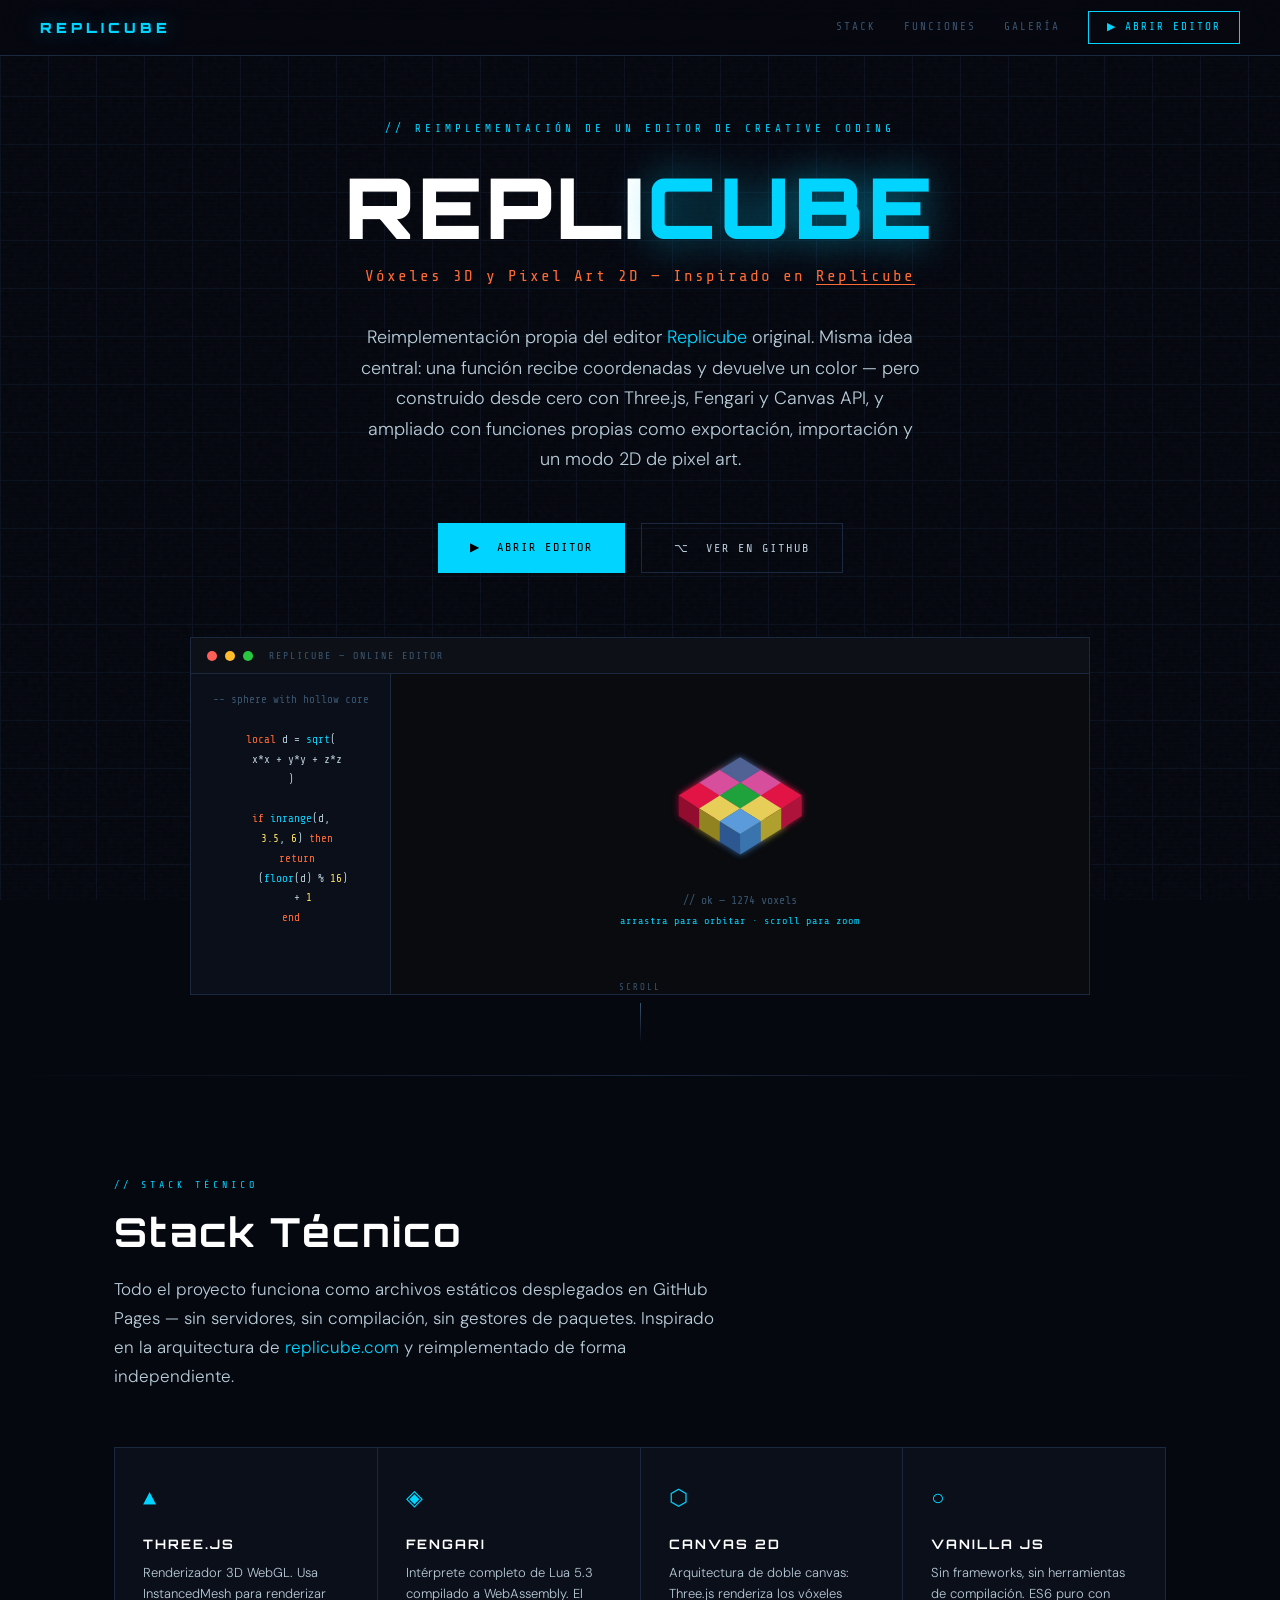
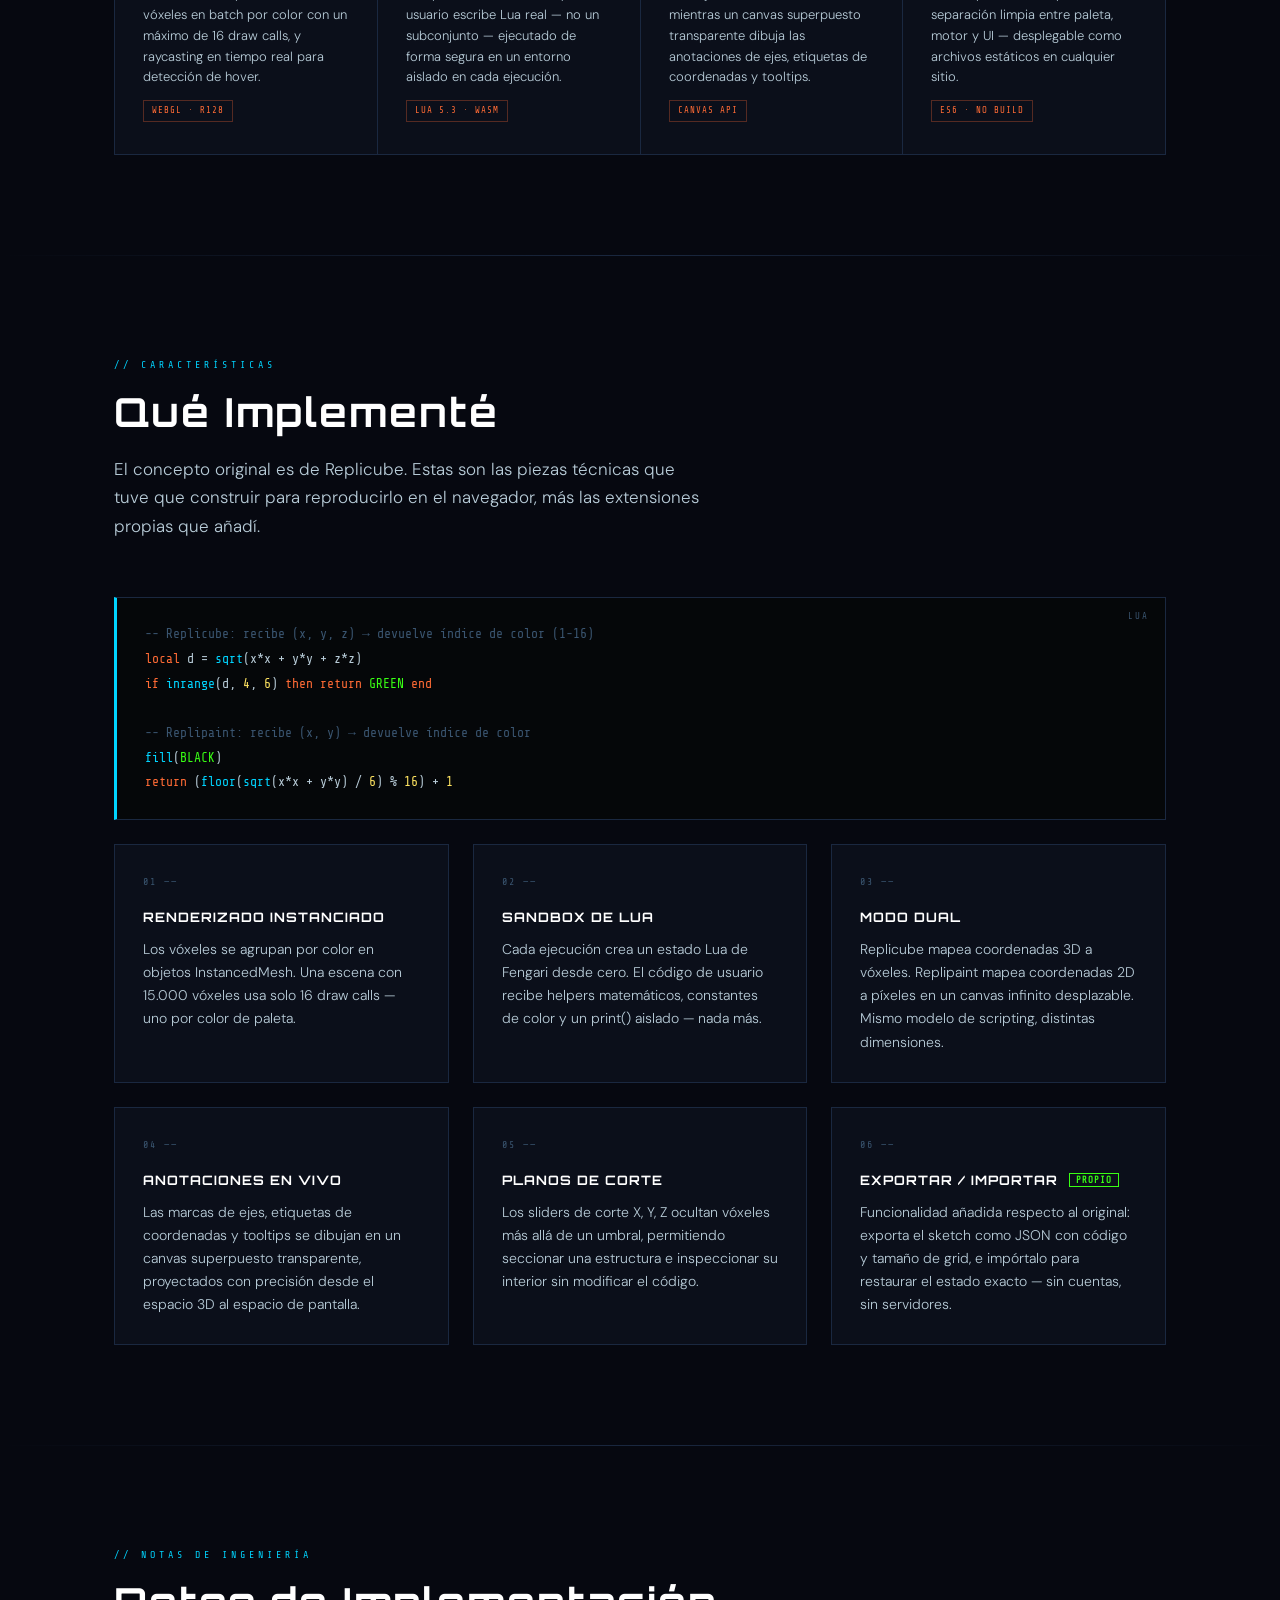
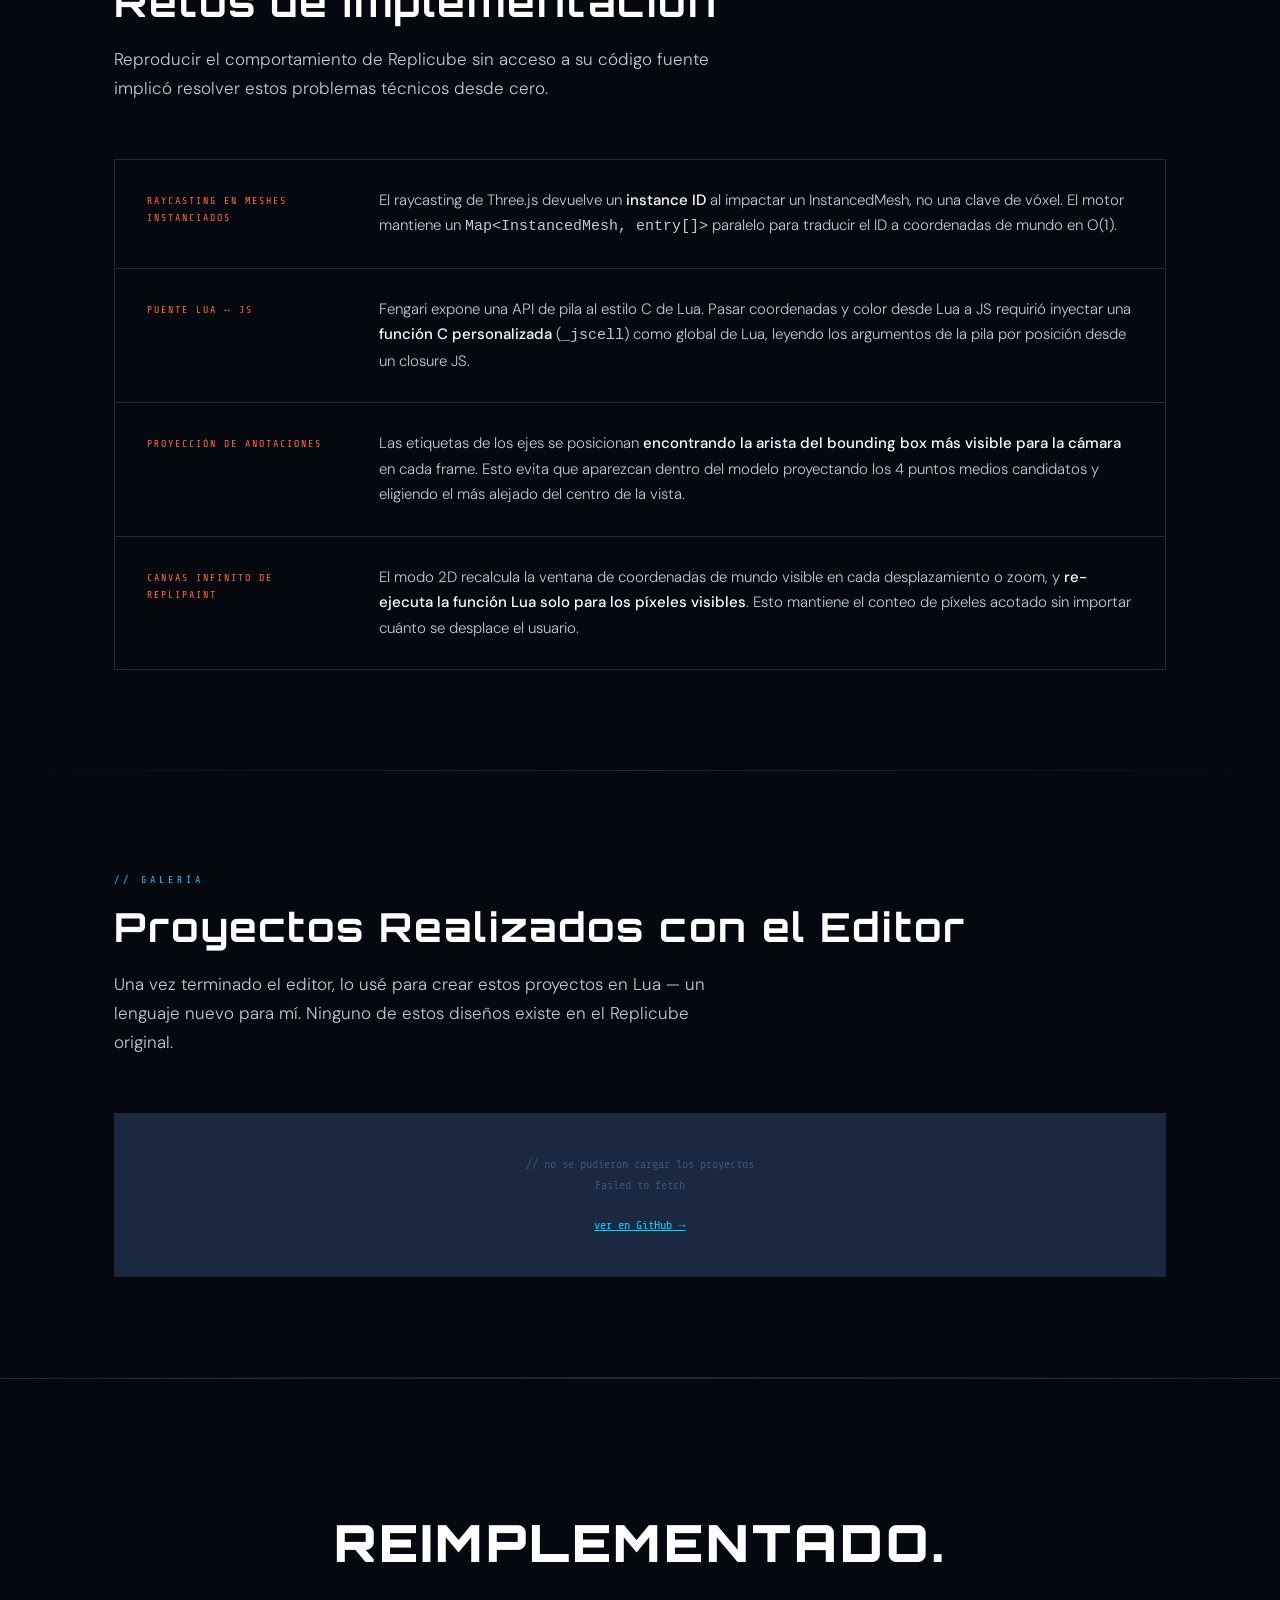
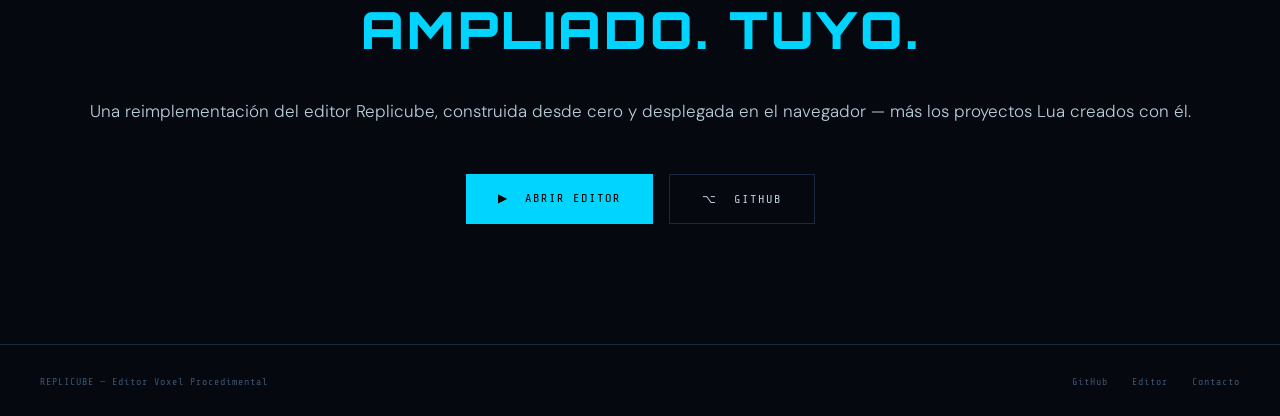
<file: index.html>
<!DOCTYPE html>
<html lang="es">
<head>
<meta charset="UTF-8">
<meta name="viewport" content="width=device-width, initial-scale=1.0">
<title>Replicube — Reimplementación de un Editor Voxel Procedimental</title>
<meta name="description" content="Reimplementación propia del editor Replicube — vóxeles 3D y píxeles 2D con scripting Lua, Three.js y WebGL. Sin instalación, funciona en el navegador.">
<link rel="preconnect" href="https://fonts.googleapis.com">
<link href="https://fonts.googleapis.com/css2?family=Orbitron:wght@700;900&family=Share+Tech+Mono&family=DM+Sans:wght@300;400;500&display=swap" rel="stylesheet">
<style>
*, *::before, *::after { box-sizing: border-box; margin: 0; padding: 0; }

:root {
  --bg:       #060810;
  --bg2:      #0b0f1a;
  --bg3:      #0f1520;
  --border:   #1a2840;
  --accent:   #00d4ff;
  --accent2:  #ff6b35;
  --green:    #39ff14;
  --text:     #b8ccd8;
  --dim:      #3a5570;
  --mono:     'Share Tech Mono', monospace;
  --title:    'Orbitron', sans-serif;
  --body:     'DM Sans', sans-serif;
}

html { scroll-behavior: smooth; }

body {
  background: var(--bg);
  color: var(--text);
  font-family: var(--body);
  font-size: 16px;
  line-height: 1.7;
  overflow-x: hidden;
}

/* ── NOISE OVERLAY ── */
body::before {
  content: '';
  position: fixed; inset: 0;
  background-image: url("data:image/svg+xml,%3Csvg viewBox='0 0 200 200' xmlns='http://www.w3.org/2000/svg'%3E%3Cfilter id='n'%3E%3CfeTurbulence type='fractalNoise' baseFrequency='0.9' numOctaves='4' stitchTiles='stitch'/%3E%3C/filter%3E%3Crect width='100%25' height='100%25' filter='url(%23n)' opacity='1'/%3E%3C/svg%3E");
  opacity: 0.025;
  pointer-events: none;
  z-index: 0;
}

/* ── SCANLINE ── */
body::after {
  content: '';
  position: fixed; inset: 0;
  background: repeating-linear-gradient(0deg, transparent, transparent 2px, rgba(0,0,0,0.03) 2px, rgba(0,0,0,0.03) 4px);
  pointer-events: none;
  z-index: 0;
}

/* ── GRID BACKGROUND ── */
.grid-bg {
  position: fixed; inset: 0;
  background-image:
    linear-gradient(var(--border) 1px, transparent 1px),
    linear-gradient(90deg, var(--border) 1px, transparent 1px);
  background-size: 48px 48px;
  opacity: 0.35;
  pointer-events: none;
  z-index: 0;
}

/* ── NAV ── */
nav {
  position: fixed; top: 0; left: 0; right: 0;
  height: 56px;
  display: flex; align-items: center; justify-content: space-between;
  padding: 0 40px;
  border-bottom: 1px solid var(--border);
  background: rgba(6,8,16,0.85);
  backdrop-filter: blur(12px);
  z-index: 100;
}

.nav-logo {
  font-family: var(--title);
  font-size: 14px;
  font-weight: 900;
  letter-spacing: 4px;
  color: var(--accent);
  text-decoration: none;
  text-shadow: 0 0 20px rgba(0,212,255,0.4);
}

.nav-links { display: flex; gap: 28px; align-items: center; }

.nav-links a {
  font-family: var(--mono);
  font-size: 11px;
  letter-spacing: 2px;
  text-transform: uppercase;
  color: var(--dim);
  text-decoration: none;
  transition: color .2s;
}
.nav-links a:hover { color: var(--accent); }

.nav-cta {
  font-family: var(--mono);
  font-size: 11px;
  letter-spacing: 2px;
  text-transform: uppercase;
  color: var(--accent) !important;
  border: 1px solid var(--accent);
  padding: 6px 18px;
  transition: background .2s, box-shadow .2s !important;
}
.nav-cta:hover {
  background: rgba(0,212,255,0.1) !important;
  box-shadow: 0 0 16px rgba(0,212,255,0.2) !important;
}

/* ── HERO ── */
.hero {
  position: relative;
  min-height: 100vh;
  display: flex; flex-direction: column;
  align-items: center; justify-content: center;
  text-align: center;
  padding: 120px 24px 80px;
  z-index: 1;
}

.hero-eyebrow {
  font-family: var(--mono);
  font-size: 11px;
  letter-spacing: 4px;
  text-transform: uppercase;
  color: var(--accent);
  margin-bottom: 24px;
  opacity: 0;
  animation: fadeUp .8s .2s forwards;
}

.hero-title {
  font-family: var(--title);
  font-size: clamp(40px, 7vw, 84px);
  font-weight: 900;
  letter-spacing: 4px;
  line-height: 1.05;
  color: #fff;
  margin-bottom: 12px;
  opacity: 0;
  animation: fadeUp .8s .35s forwards;
}

.hero-title span {
  color: var(--accent);
  text-shadow: 0 0 40px rgba(0,212,255,0.5);
}

.hero-subtitle-mono {
  font-family: var(--mono);
  font-size: clamp(12px, 1.5vw, 16px);
  color: var(--accent2);
  letter-spacing: 2px;
  margin-bottom: 32px;
  opacity: 0;
  animation: fadeUp .8s .5s forwards;
}

.hero-desc {
  font-size: 18px;
  font-weight: 300;
  color: var(--text);
  max-width: 560px;
  margin: 0 auto 48px;
  opacity: 0;
  animation: fadeUp .8s .65s forwards;
}

.hero-actions {
  display: flex; gap: 16px; flex-wrap: wrap; justify-content: center;
  opacity: 0;
  animation: fadeUp .8s .8s forwards;
}

.btn-primary {
  font-family: var(--mono);
  font-size: 12px;
  letter-spacing: 2px;
  text-transform: uppercase;
  color: #000;
  background: var(--accent);
  border: none;
  padding: 14px 32px;
  cursor: pointer;
  text-decoration: none;
  display: inline-block;
  transition: box-shadow .2s, transform .15s;
}
.btn-primary:hover {
  box-shadow: 0 0 30px rgba(0,212,255,0.5);
  transform: translateY(-1px);
}

.btn-secondary {
  font-family: var(--mono);
  font-size: 12px;
  letter-spacing: 2px;
  text-transform: uppercase;
  color: var(--text);
  background: transparent;
  border: 1px solid var(--border);
  padding: 14px 32px;
  cursor: pointer;
  text-decoration: none;
  display: inline-block;
  transition: border-color .2s, color .2s;
}
.btn-secondary:hover { border-color: var(--accent); color: var(--accent); }

/* ── EDITOR PREVIEW FRAME ── */
.preview-frame {
  position: relative;
  width: min(900px, 92vw);
  margin: 64px auto 0;
  opacity: 0;
  animation: fadeUp .8s 1s forwards;
}

.preview-window {
  background: var(--bg2);
  border: 1px solid var(--border);
  overflow: hidden;
}

.preview-titlebar {
  height: 36px;
  background: #0d1117;
  border-bottom: 1px solid var(--border);
  display: flex; align-items: center;
  padding: 0 16px;
  gap: 8px;
}

.preview-dot {
  width: 10px; height: 10px;
  border-radius: 50%;
}

.preview-titlebar-text {
  font-family: var(--mono);
  font-size: 10px;
  letter-spacing: 2px;
  color: var(--dim);
  margin-left: 8px;
}

.preview-body {
  display: grid;
  grid-template-columns: 200px 1fr;
  height: 320px;
}

.preview-editor-pane {
  border-right: 1px solid var(--border);
  padding: 16px;
  font-family: var(--mono);
  font-size: 11px;
  line-height: 1.8;
  overflow: hidden;
}

.code-comment { color: #3a5570; }
.code-keyword { color: #ff6b35; }
.code-fn { color: #00d4ff; }
.code-number { color: #ffe461; }
.code-string { color: #39ff14; }

.preview-viewport {
  background: #090b0f;
  display: flex; align-items: center; justify-content: center;
  position: relative;
  overflow: hidden;
}

.voxel-preview-svg { width: 80%; height: 80%; }

/* ── SCROLL INDICATOR ── */
.scroll-hint {
  position: absolute;
  bottom: 32px; left: 50%;
  transform: translateX(-50%);
  display: flex; flex-direction: column; align-items: center; gap: 8px;
  font-family: var(--mono); font-size: 9px; letter-spacing: 2px;
  color: var(--dim);
  animation: pulse 2s ease-in-out infinite;
}
.scroll-hint::after {
  content: '';
  width: 1px; height: 40px;
  background: linear-gradient(var(--dim), transparent);
  animation: growLine 2s ease-in-out infinite;
}

/* ── SECTIONS ── */
section {
  position: relative;
  z-index: 1;
  padding: 100px 24px;
  max-width: 1100px;
  margin: 0 auto;
}

.section-label {
  font-family: var(--mono);
  font-size: 10px;
  letter-spacing: 4px;
  text-transform: uppercase;
  color: var(--accent);
  margin-bottom: 16px;
  display: block;
}

.section-title {
  font-family: var(--title);
  font-size: clamp(24px, 3.5vw, 40px);
  font-weight: 700;
  letter-spacing: 2px;
  color: #fff;
  margin-bottom: 20px;
  line-height: 1.15;
}

.section-desc {
  font-size: 17px;
  font-weight: 300;
  color: var(--text);
  max-width: 600px;
  margin-bottom: 56px;
}

/* ── TECH STACK ── */
.stack-grid {
  display: grid;
  grid-template-columns: repeat(auto-fit, minmax(240px, 1fr));
  gap: 1px;
  border: 1px solid var(--border);
  background: var(--border);
}

.stack-card {
  background: var(--bg2);
  padding: 32px 28px;
  transition: background .2s;
}
.stack-card:hover { background: var(--bg3); }

.stack-icon {
  font-family: var(--mono);
  font-size: 22px;
  color: var(--accent);
  margin-bottom: 16px;
  display: block;
}

.stack-name {
  font-family: var(--title);
  font-size: 13px;
  font-weight: 700;
  letter-spacing: 2px;
  color: #fff;
  margin-bottom: 8px;
}

.stack-desc {
  font-size: 13px;
  font-weight: 300;
  color: var(--text);
  line-height: 1.6;
}

.stack-tag {
  display: inline-block;
  font-family: var(--mono);
  font-size: 9px;
  letter-spacing: 1px;
  text-transform: uppercase;
  color: var(--accent2);
  border: 1px solid rgba(255,107,53,0.3);
  padding: 2px 8px;
  margin-top: 12px;
}

/* ── FEATURES ── */
.features-grid {
  display: grid;
  grid-template-columns: repeat(auto-fit, minmax(300px, 1fr));
  gap: 24px;
}

.feature-card {
  background: var(--bg2);
  border: 1px solid var(--border);
  padding: 28px;
  position: relative;
  overflow: hidden;
  transition: border-color .25s, transform .2s;
}
.feature-card:hover {
  border-color: rgba(0,212,255,0.3);
  transform: translateY(-2px);
}
.feature-card::before {
  content: '';
  position: absolute; top: 0; left: 0; right: 0;
  height: 2px;
  background: linear-gradient(90deg, transparent, var(--accent), transparent);
  opacity: 0;
  transition: opacity .25s;
}
.feature-card:hover::before { opacity: 1; }

.feature-num {
  font-family: var(--mono);
  font-size: 10px;
  color: var(--dim);
  letter-spacing: 2px;
  margin-bottom: 16px;
}

.feature-title {
  font-family: var(--title);
  font-size: 13px;
  font-weight: 700;
  letter-spacing: 1px;
  color: #fff;
  margin-bottom: 10px;
}

.feature-desc {
  font-size: 14px;
  font-weight: 300;
  color: var(--text);
  line-height: 1.65;
}

/* ── CODE SNIPPET ── */
.code-block {
  background: #050709;
  border: 1px solid var(--border);
  border-left: 3px solid var(--accent);
  padding: 24px 28px;
  font-family: var(--mono);
  font-size: 13px;
  line-height: 1.9;
  overflow-x: auto;
  margin: 24px 0;
  position: relative;
}

.code-block::before {
  content: attr(data-lang);
  position: absolute; top: 10px; right: 16px;
  font-size: 9px; letter-spacing: 2px;
  color: var(--dim); text-transform: uppercase;
}

/* ── CHALLENGES ── */
.challenges-list {
  display: flex;
  flex-direction: column;
  gap: 0;
  border: 1px solid var(--border);
}

.challenge-item {
  padding: 28px 32px;
  border-bottom: 1px solid var(--border);
  display: grid;
  grid-template-columns: 200px 1fr;
  gap: 32px;
  transition: background .2s;
}
.challenge-item:last-child { border-bottom: none; }
.challenge-item:hover { background: var(--bg2); }

.challenge-label {
  font-family: var(--mono);
  font-size: 10px;
  letter-spacing: 2px;
  text-transform: uppercase;
  color: var(--accent2);
  padding-top: 4px;
}

.challenge-text {
  font-size: 15px;
  font-weight: 300;
  color: var(--text);
  line-height: 1.7;
}

.challenge-text strong {
  color: #fff;
  font-weight: 500;
}

/* ── GALLERY / EXAMPLES ── */
.examples-grid {
  display: grid;
  grid-template-columns: repeat(auto-fit, minmax(280px, 1fr));
  gap: 1px;
  background: var(--border);
  border: 1px solid var(--border);
}

.example-card {
  background: var(--bg2);
  padding: 0;
  display: flex; flex-direction: column;
  text-decoration: none;
  transition: background .2s;
  overflow: hidden;
}
.example-card:hover { background: var(--bg3); }

.example-preview {
  height: 180px;
  background: #090b0f;
  display: flex; align-items: center; justify-content: center;
  border-bottom: 1px solid var(--border);
  font-size: 48px;
  position: relative;
  overflow: hidden;
}

.example-preview svg { width: 100px; height: 100px; }

.example-info { padding: 20px 22px; }

.example-name {
  font-family: var(--title);
  font-size: 11px;
  font-weight: 700;
  letter-spacing: 2px;
  color: #fff;
  margin-bottom: 6px;
}

.example-code {
  font-family: var(--mono);
  font-size: 10px;
  color: var(--dim);
  line-height: 1.6;
  overflow: hidden;
  display: -webkit-box;
  -webkit-line-clamp: 2;
  -webkit-box-orient: vertical;
}

.example-tag {
  display: inline-block;
  font-family: var(--mono);
  font-size: 9px;
  letter-spacing: 1px;
  color: var(--accent);
  margin-top: 10px;
  text-transform: uppercase;
}

/* ── CTA FOOTER ── */
.cta-section {
  position: relative;
  z-index: 1;
  text-align: center;
  padding: 120px 24px;
  border-top: 1px solid var(--border);
}

.cta-title {
  font-family: var(--title);
  font-size: clamp(28px, 4vw, 52px);
  font-weight: 900;
  letter-spacing: 3px;
  color: #fff;
  margin-bottom: 24px;
}

.cta-title span { color: var(--accent); }

.cta-sub {
  font-size: 17px;
  font-weight: 300;
  color: var(--text);
  margin-bottom: 48px;
}

/* ── FOOTER ── */
footer {
  position: relative;
  z-index: 1;
  border-top: 1px solid var(--border);
  padding: 28px 40px;
  display: flex; align-items: center; justify-content: space-between;
  font-family: var(--mono);
  font-size: 10px;
  letter-spacing: 1px;
  color: var(--dim);
}

.footer-links { display: flex; gap: 24px; }
.footer-links a { color: var(--dim); text-decoration: none; transition: color .2s; }
.footer-links a:hover { color: var(--accent); }

/* ── SEPARATOR ── */
.sep {
  display: block;
  width: 100%;
  height: 1px;
  background: linear-gradient(90deg, transparent, var(--border), transparent);
  margin: 0;
}

/* ── ANIMATIONS ── */
@keyframes fadeUp {
  from { opacity: 0; transform: translateY(24px); }
  to   { opacity: 1; transform: translateY(0); }
}

@keyframes pulse {
  0%, 100% { opacity: 0.4; }
  50%       { opacity: 1; }
}

@keyframes growLine {
  0%, 100% { transform: scaleY(0); transform-origin: top; }
  50%       { transform: scaleY(1); transform-origin: top; }
}

@keyframes float {
  0%, 100% { transform: translateY(0); }
  50%       { transform: translateY(-8px); }
}

.float { animation: float 4s ease-in-out infinite; }

/* Reveal on scroll */
.reveal {
  opacity: 0;
  transform: translateY(32px);
  transition: opacity .7s, transform .7s;
}
.reveal.visible {
  opacity: 1;
  transform: translateY(0);
}

/* ── RESPONSIVE ── */
@media (max-width: 640px) {
  nav { padding: 0 20px; }
  .nav-links a:not(.nav-cta) { display: none; }
  .challenge-item { grid-template-columns: 1fr; gap: 8px; }
  footer { flex-direction: column; gap: 16px; text-align: center; }
}
</style>
</head>
<body>

<div class="grid-bg"></div>

<!-- NAV -->
<nav>
  <a href="#" class="nav-logo">REPLICUBE</a>
  <div class="nav-links">
    <a href="#stack">Stack</a>
    <a href="#features">Funciones</a>
    <a href="#examples">Galería</a>
    <a href="editor/index.html" class="nav-cta">▶ Abrir Editor</a>
  </div>
</nav>

<!-- HERO -->
<div class="hero">
  <p class="hero-eyebrow">// Reimplementación de un editor de creative coding</p>
  <h1 class="hero-title">REPLI<span>CUBE</span></h1>
  <p class="hero-subtitle-mono">Vóxeles 3D y Pixel Art 2D — Inspirado en <a href="https://www.walaber.com/replicube" target="_blank" style="color:inherit;text-decoration:underline;text-underline-offset:3px;">Replicube</a></p>
  <p class="hero-desc">
    Reimplementación propia del editor <a href="https://www.walaber.com/replicube" target="_blank" style="color:var(--accent);text-decoration:none;">Replicube</a> original. Misma idea central: una función recibe coordenadas y devuelve un color — pero construido desde cero con Three.js, Fengari y Canvas API, y ampliado con funciones propias como exportación, importación y un modo 2D de pixel art.
  </p>
  <div class="hero-actions">
    <a href="editor/index.html" class="btn-primary">▶ &nbsp;Abrir Editor</a>
    <a href="https://github.com/miguelgomez75/ReReplicube" target="_blank" class="btn-secondary">⌥ &nbsp;Ver en GitHub</a>
  </div>

  <!-- Editor Preview Mockup -->
  <div class="preview-frame">
    <div class="preview-window">
      <div class="preview-titlebar">
        <div class="preview-dot" style="background:#ff5f57"></div>
        <div class="preview-dot" style="background:#ffbd2e"></div>
        <div class="preview-dot" style="background:#28c840"></div>
        <span class="preview-titlebar-text">REPLICUBE — ONLINE EDITOR</span>
      </div>
      <div class="preview-body">
        <div class="preview-editor-pane">
          <div class="code-comment">-- sphere with hollow core</div>
          <br>
          <div><span class="code-keyword">local</span> d = <span class="code-fn">sqrt</span>(</div>
          <div>&nbsp;&nbsp;x*x + y*y + z*z</div>
          <div>)</div>
          <br>
          <div><span class="code-keyword">if</span> <span class="code-fn">inrange</span>(d,</div>
          <div>&nbsp;&nbsp;<span class="code-number">3.5</span>, <span class="code-number">6</span>) <span class="code-keyword">then</span></div>
          <div>&nbsp;&nbsp;<span class="code-keyword">return</span></div>
          <div>&nbsp;&nbsp;&nbsp;&nbsp;(<span class="code-fn">floor</span>(d) % <span class="code-number">16</span>)</div>
          <div>&nbsp;&nbsp;&nbsp;&nbsp;+ <span class="code-number">1</span></div>
          <div><span class="code-keyword">end</span></div>
        </div>
        <div class="preview-viewport">
          <!-- Isometric voxel preview SVG -->
          <svg class="voxel-preview-svg float" viewBox="0 0 200 200" xmlns="http://www.w3.org/2000/svg">
            <defs>
              <filter id="glow"><feGaussianBlur stdDeviation="3" result="blur"/><feMerge><feMergeNode in="blur"/><feMergeNode in="SourceGraphic"/></feMerge></filter>
            </defs>
            <!-- Isometric voxels forming a sphere shape -->
            <!-- Row 1 top -->
            <g filter="url(#glow)" opacity="0.9">
              <!-- top face, side face, right face pattern for each cube -->
              <!-- cube (0,2) -->
              <polygon points="100,40 116,50 100,60 84,50" fill="#596ca3"/>
              <polygon points="84,50 100,60 100,76 84,66" fill="#3a4a7a"/>
              <polygon points="100,60 116,50 116,66 100,76" fill="#2c3ac1"/>
              <!-- cube (1,1) -->
              <polygon points="116,50 132,60 116,70 100,60" fill="#ee57ad"/>
              <polygon points="100,60 116,70 116,86 100,76" fill="#a33a78"/>
              <polygon points="116,70 132,60 132,76 116,86" fill="#c44090"/>
              <!-- cube (-1,1) -->
              <polygon points="84,50 100,60 84,70 68,60" fill="#ee57ad"/>
              <polygon points="68,60 84,70 84,86 68,76" fill="#a33a78"/>
              <polygon points="84,70 100,60 100,76 84,86" fill="#c44090"/>
              <!-- cube (0,0) -->
              <polygon points="100,60 116,70 100,80 84,70" fill="#22b341"/>
              <polygon points="84,70 100,80 100,96 84,86" fill="#155a28"/>
              <polygon points="100,80 116,70 116,86 100,96" fill="#1a8033"/>
              <!-- cube (2,0) -->
              <polygon points="132,60 148,70 132,80 116,70" fill="#fa194e"/>
              <polygon points="116,70 132,80 132,96 116,86" fill="#a01030"/>
              <polygon points="132,80 148,70 148,86 132,96" fill="#c01540"/>
              <!-- cube (-2,0) -->
              <polygon points="68,60 84,70 68,80 52,70" fill="#fa194e"/>
              <polygon points="52,70 68,80 68,96 52,86" fill="#a01030"/>
              <polygon points="68,80 84,70 84,86 68,96" fill="#c01540"/>
              <!-- cube (1,-1) -->
              <polygon points="116,70 132,80 116,90 100,80" fill="#ffe461"/>
              <polygon points="100,80 116,90 116,106 100,96" fill="#a09020"/>
              <polygon points="116,90 132,80 132,96 116,106" fill="#c0b030"/>
              <!-- cube (-1,-1) -->
              <polygon points="84,70 100,80 84,90 68,80" fill="#ffe461"/>
              <polygon points="68,80 84,90 84,106 68,96" fill="#a09020"/>
              <polygon points="84,90 100,80 100,96 84,106" fill="#c0b030"/>
              <!-- cube (0,-2) -->
              <polygon points="100,80 116,90 100,100 84,90" fill="#65abf2"/>
              <polygon points="84,90 100,100 100,116 84,106" fill="#3060a0"/>
              <polygon points="100,100 116,90 116,106 100,116" fill="#4080c0"/>
            </g>
            <!-- Console output text -->
            <text x="100" y="155" text-anchor="middle" fill="#3a5570" font-family="'Share Tech Mono',monospace" font-size="9">// ok — 1274 voxels</text>
            <text x="100" y="170" text-anchor="middle" fill="#00d4ff" font-family="'Share Tech Mono',monospace" font-size="8">arrastra para orbitar · scroll para zoom</text>
          </svg>
        </div>
      </div>
    </div>
  </div>

  <div class="scroll-hint">SCROLL</div>
</div>

<span class="sep"></span>

<!-- TECH STACK -->
<section id="stack">
  <div class="reveal">
    <span class="section-label">// stack técnico</span>
    <h2 class="section-title">Stack Técnico</h2>
    <p class="section-desc">Todo el proyecto funciona como archivos estáticos desplegados en GitHub Pages — sin servidores, sin compilación, sin gestores de paquetes. Inspirado en la arquitectura de <a href="https://www.walaber.com/replicube" target="_blank" style="color:var(--accent);text-decoration:none;">replicube.com</a> y reimplementado de forma independiente.</p>
  </div>
  <div class="stack-grid reveal">
    <div class="stack-card">
      <span class="stack-icon">▲</span>
      <div class="stack-name">THREE.JS</div>
      <div class="stack-desc">Renderizador 3D WebGL. Usa InstancedMesh para renderizar vóxeles en batch por color con un máximo de 16 draw calls, y raycasting en tiempo real para detección de hover.</div>
      <span class="stack-tag">WebGL · r128</span>
    </div>
    <div class="stack-card">
      <span class="stack-icon">◈</span>
      <div class="stack-name">FENGARI</div>
      <div class="stack-desc">Intérprete completo de Lua 5.3 compilado a WebAssembly. El usuario escribe Lua real — no un subconjunto — ejecutado de forma segura en un entorno aislado en cada ejecución.</div>
      <span class="stack-tag">Lua 5.3 · WASM</span>
    </div>
    <div class="stack-card">
      <span class="stack-icon">⬡</span>
      <div class="stack-name">CANVAS 2D</div>
      <div class="stack-desc">Arquitectura de doble canvas: Three.js renderiza los vóxeles mientras un canvas superpuesto transparente dibuja las anotaciones de ejes, etiquetas de coordenadas y tooltips.</div>
      <span class="stack-tag">Canvas API</span>
    </div>
    <div class="stack-card">
      <span class="stack-icon">○</span>
      <div class="stack-name">VANILLA JS</div>
      <div class="stack-desc">Sin frameworks, sin herramientas de compilación. ES6 puro con separación limpia entre paleta, motor y UI — desplegable como archivos estáticos en cualquier sitio.</div>
      <span class="stack-tag">ES6 · No Build</span>
    </div>
  </div>
</section>

<span class="sep"></span>

<!-- FEATURES -->
<section id="features">
  <div class="reveal">
    <span class="section-label">// características</span>
    <h2 class="section-title">Qué Implementé</h2>
    <p class="section-desc">El concepto original es de Replicube. Estas son las piezas técnicas que tuve que construir para reproducirlo en el navegador, más las extensiones propias que añadí.</p>
  </div>

  <div class="code-block reveal" data-lang="lua">
    <span class="code-comment">-- Replicube: recibe (x, y, z) → devuelve índice de color (1-16)</span><br>
    <span class="code-keyword">local</span> d = <span class="code-fn">sqrt</span>(x*x + y*y + z*z)<br>
    <span class="code-keyword">if</span> <span class="code-fn">inrange</span>(d, <span class="code-number">4</span>, <span class="code-number">6</span>) <span class="code-keyword">then</span> <span class="code-keyword">return</span> <span class="code-string">GREEN</span> <span class="code-keyword">end</span><br><br>
    <span class="code-comment">-- Replipaint: recibe (x, y) → devuelve índice de color</span><br>
    <span class="code-fn">fill</span>(<span class="code-string">BLACK</span>)<br>
    <span class="code-keyword">return</span> (<span class="code-fn">floor</span>(<span class="code-fn">sqrt</span>(x*x + y*y) / <span class="code-number">6</span>) % <span class="code-number">16</span>) + <span class="code-number">1</span>
  </div>

  <div class="features-grid reveal">
    <div class="feature-card">
      <div class="feature-num">01 ——</div>
      <div class="feature-title">RENDERIZADO INSTANCIADO</div>
      <div class="feature-desc">Los vóxeles se agrupan por color en objetos InstancedMesh. Una escena con 15.000 vóxeles usa solo 16 draw calls — uno por color de paleta.</div>
    </div>
    <div class="feature-card">
      <div class="feature-num">02 ——</div>
      <div class="feature-title">SANDBOX DE LUA</div>
      <div class="feature-desc">Cada ejecución crea un estado Lua de Fengari desde cero. El código de usuario recibe helpers matemáticos, constantes de color y un print() aislado — nada más.</div>
    </div>
    <div class="feature-card">
      <div class="feature-num">03 ——</div>
      <div class="feature-title">MODO DUAL</div>
      <div class="feature-desc">Replicube mapea coordenadas 3D a vóxeles. Replipaint mapea coordenadas 2D a píxeles en un canvas infinito desplazable. Mismo modelo de scripting, distintas dimensiones.</div>
    </div>
    <div class="feature-card">
      <div class="feature-num">04 ——</div>
      <div class="feature-title">ANOTACIONES EN VIVO</div>
      <div class="feature-desc">Las marcas de ejes, etiquetas de coordenadas y tooltips se dibujan en un canvas superpuesto transparente, proyectados con precisión desde el espacio 3D al espacio de pantalla.</div>
    </div>
    <div class="feature-card">
      <div class="feature-num">05 ——</div>
      <div class="feature-title">PLANOS DE CORTE</div>
      <div class="feature-desc">Los sliders de corte X, Y, Z ocultan vóxeles más allá de un umbral, permitiendo seccionar una estructura e inspeccionar su interior sin modificar el código.</div>
    </div>
    <div class="feature-card">
      <div class="feature-num">06 ——</div>
      <div class="feature-title">EXPORTAR / IMPORTAR <span style="font-family:var(--mono);font-size:9px;color:var(--green);border:1px solid var(--green);padding:1px 6px;margin-left:6px;vertical-align:middle;">PROPIO</span></div>
      <div class="feature-desc">Funcionalidad añadida respecto al original: exporta el sketch como JSON con código y tamaño de grid, e impórtalo para restaurar el estado exacto — sin cuentas, sin servidores.</div>
    </div>
  </div>
</section>

<span class="sep"></span>

<!-- CHALLENGES -->
<section id="challenges">
  <div class="reveal">
    <span class="section-label">// notas de ingeniería</span>
    <h2 class="section-title">Retos de Implementación</h2>
    <p class="section-desc">Reproducir el comportamiento de Replicube sin acceso a su código fuente implicó resolver estos problemas técnicos desde cero.</p>
  </div>
  <div class="challenges-list reveal">
    <div class="challenge-item">
      <div class="challenge-label">Raycasting en meshes instanciados</div>
      <div class="challenge-text">El raycasting de Three.js devuelve un <strong>instance ID</strong> al impactar un InstancedMesh, no una clave de vóxel. El motor mantiene un <code>Map&lt;InstancedMesh, entry[]&gt;</code> paralelo para traducir el ID a coordenadas de mundo en O(1).</div>
    </div>
    <div class="challenge-item">
      <div class="challenge-label">Puente Lua ↔ JS</div>
      <div class="challenge-text">Fengari expone una API de pila al estilo C de Lua. Pasar coordenadas y color desde Lua a JS requirió inyectar una <strong>función C personalizada</strong> (<code>_jscell</code>) como global de Lua, leyendo los argumentos de la pila por posición desde un closure JS.</div>
    </div>
    <div class="challenge-item">
      <div class="challenge-label">Proyección de anotaciones</div>
      <div class="challenge-text">Las etiquetas de los ejes se posicionan <strong>encontrando la arista del bounding box más visible para la cámara</strong> en cada frame. Esto evita que aparezcan dentro del modelo proyectando los 4 puntos medios candidatos y eligiendo el más alejado del centro de la vista.</div>
    </div>
    <div class="challenge-item">
      <div class="challenge-label">Canvas infinito de Replipaint</div>
      <div class="challenge-text">El modo 2D recalcula la ventana de coordenadas de mundo visible en cada desplazamiento o zoom, y <strong>re-ejecuta la función Lua solo para los píxeles visibles</strong>. Esto mantiene el conteo de píxeles acotado sin importar cuánto se desplace el usuario.</div>
    </div>
  </div>
</section>

<span class="sep"></span>

<!-- EXAMPLES -->
<section id="examples">
  <div class="reveal">
    <span class="section-label">// galería</span>
    <h2 class="section-title">Proyectos Realizados con el Editor</h2>
    <p class="section-desc">Una vez terminado el editor, lo usé para crear estos proyectos en Lua — un lenguaje nuevo para mí. Ninguno de estos diseños existe en el Replicube original.</p>
  </div>
  <div id="examples-grid" class="examples-grid reveal">
    <div class="gallery-loading">
      <span class="gallery-dot"></span><span class="gallery-dot"></span><span class="gallery-dot"></span>
    </div>
  </div>
</section>

<style>
.gallery-loading {
  grid-column: 1 / -1;
  display: flex; align-items: center; justify-content: center;
  gap: 8px; padding: 60px 0;
}
.gallery-dot {
  width: 6px; height: 6px; border-radius: 50%;
  background: var(--accent);
  animation: gdot 1.2s ease-in-out infinite;
}
.gallery-dot:nth-child(2) { animation-delay: .2s; }
.gallery-dot:nth-child(3) { animation-delay: .4s; }
@keyframes gdot {
  0%,80%,100% { opacity: 0.2; transform: scale(0.8); }
  40%          { opacity: 1;   transform: scale(1.2); }
}
.gallery-error {
  grid-column: 1 / -1;
  text-align: center; padding: 40px;
  font-family: var(--mono); font-size: 12px; color: var(--dim);
}
.example-mode-tag {
  display: inline-block;
  font-family: var(--mono); font-size: 9px; letter-spacing: 1px;
  text-transform: uppercase; padding: 2px 6px;
  border-radius: 2px; margin-bottom: 6px;
}
.example-mode-tag.replicube { background: rgba(0,212,255,0.1); color: var(--accent); }
.example-mode-tag.replipaint { background: rgba(255,107,53,0.1); color: var(--accent2); }
</style>

<script>
  (async function loadGallery() {
  const REPO   = 'miguelgomez75/ReReplicube';
  const BRANCH = 'projects';
  const GRID   = document.getElementById('examples-grid');
  const API    = `https://api.github.com/repos/${REPO}/contents/?ref=${BRANCH}`;
  const RAW    = `https://raw.githubusercontent.com/${REPO}/${BRANCH}`;

  function folderToTitle(name) {
    return name.replace(/^\d+\s*/, '').toUpperCase();
  }

  function codePreview(code) {
    const line = code.split('\n').find(l => l.trim() && !l.trim().startsWith('--'));
    return line ? line.trim().slice(0, 60) + (line.length > 60 ? '…' : '') : '';
  }

  try {
    const res = await fetch(API);
    if (!res.ok) throw new Error('GitHub API: ' + res.status);
    const entries = await res.json();

    const folders = entries
      .filter(e => e.type === 'dir')
      .sort((a, b) => a.name.localeCompare(b.name));

    if (!folders.length) throw new Error('No se encontraron proyectos');

    const projects = await Promise.all(folders.map(async folder => {
      try {
        const contentsRes = await fetch(
          `https://api.github.com/repos/${REPO}/contents/${encodeURIComponent(folder.name)}?ref=${BRANCH}`
        );
        if (!contentsRes.ok) return null;
        const files = await contentsRes.json();

        const jsonFile = files.find(f => f.name.endsWith('.json'));
        const luaFile  = files.find(f => f.name.endsWith('.lua'));

        let data = null;

        if (jsonFile) {
          const jsonRes = await fetch(
            `${RAW}/${encodeURIComponent(folder.name)}/${jsonFile.name}`
          );
          if (jsonRes.ok) data = await jsonRes.json();
        }

        // Fallback: leer code.lua si no hay JSON o si JSON no tiene código
        if ((!data || !data.code) && luaFile) {
          const luaRes = await fetch(
            `${RAW}/${encodeURIComponent(folder.name)}/${luaFile.name}`
          );
          if (luaRes.ok) {
            const code = await luaRes.text();
            data = { version: 1, mode: data?.mode || 'replicube', gridSize: data?.gridSize || 6, code };
          }
        }

        if (!data || !data.code) return null;

        // Codificar payload como hash para pasarlo al editor
        const hash = btoa(unescape(encodeURIComponent(JSON.stringify(data))));
        const previewUrl = `${RAW}/${encodeURIComponent(folder.name)}/preview.png`;

        return { folder: folder.name, data, previewUrl, hash };
      } catch (e) {
        console.warn('Failed to load project:', folder.name, e);
        return null;
      }
    }));

    const valid = projects.filter(Boolean);
    if (!valid.length) throw new Error('No se pudieron cargar los proyectos');

    GRID.innerHTML = valid.map(({ folder, data, previewUrl, hash }) => `
      <a class="example-card" href="editor/index.html#${hash}" target="_blank">
        <div class="example-preview" style="background:#090b0f;">
          <img
            src="${previewUrl}"
            alt="${folderToTitle(folder)}"
            style="width:100%;height:100%;object-fit:cover;opacity:0.9;"
            onerror="this.style.display='none';this.nextElementSibling.style.display='flex';"
          />
          <div style="display:none;width:100%;height:100%;align-items:center;justify-content:center;font-family:var(--mono);font-size:28px;color:var(--dim);">⬛</div>
        </div>
        <div class="example-info">
          <span class="example-mode-tag ${data.mode || 'replicube'}">${data.mode || 'replicube'} · ±${data.gridSize || 6}</span>
          <div class="example-name">${folderToTitle(folder)}</div>
          <div class="example-code">${codePreview(data.code || '')}</div>
          <span class="example-tag">→ Abrir en el editor</span>
        </div>
      </a>
    `).join('');

    document.querySelectorAll('.example-card').forEach(el => { el.style.opacity = '1'; });

  } catch (err) {
    GRID.innerHTML = `
      <div class="gallery-error">
        // no se pudieron cargar los proyectos<br>${err.message}<br><br>
        <a href="https://github.com/${REPO}/tree/${BRANCH}" target="_blank" style="color:var(--accent)">ver en GitHub →</a>
      </div>`;
  }
})();
</script>

<span class="sep"></span>

<!-- CTA -->
<div class="cta-section reveal">
  <h2 class="cta-title">REIMPLEMENTADO.<br><span>AMPLIADO. TUYO.</span></h2>
  <p class="cta-sub">Una reimplementación del editor Replicube, construida desde cero y desplegada en el navegador — más los proyectos Lua creados con él.</p>
  <div style="display:flex;gap:16px;justify-content:center;flex-wrap:wrap">
    <a href="editor/index.html" class="btn-primary">▶ &nbsp;Abrir Editor</a>
    <a href="https://github.com/miguelgomez75/ReReplicube" target="_blank" class="btn-secondary">⌥ &nbsp;GitHub</a>
  </div>
</div>

<!-- FOOTER -->
<footer>
  <span>REPLICUBE — Editor Voxel Procedimental</span>
  <div class="footer-links">
    <a href="https://github.com/miguelgomez75/ReReplicube" target="_blank">GitHub</a>
    <a href="editor/index.html" target="_blank">Editor</a>
    <a href="mailto:you@email.com">Contacto</a>
  </div>
</footer>

<script>
// Scroll reveal
const observer = new IntersectionObserver(entries => {
  entries.forEach(e => { if (e.isIntersecting) e.target.classList.add('visible'); });
}, { threshold: 0.12 });
document.querySelectorAll('.reveal').forEach(el => observer.observe(el));
</script>
</body>
</html>
</file>
